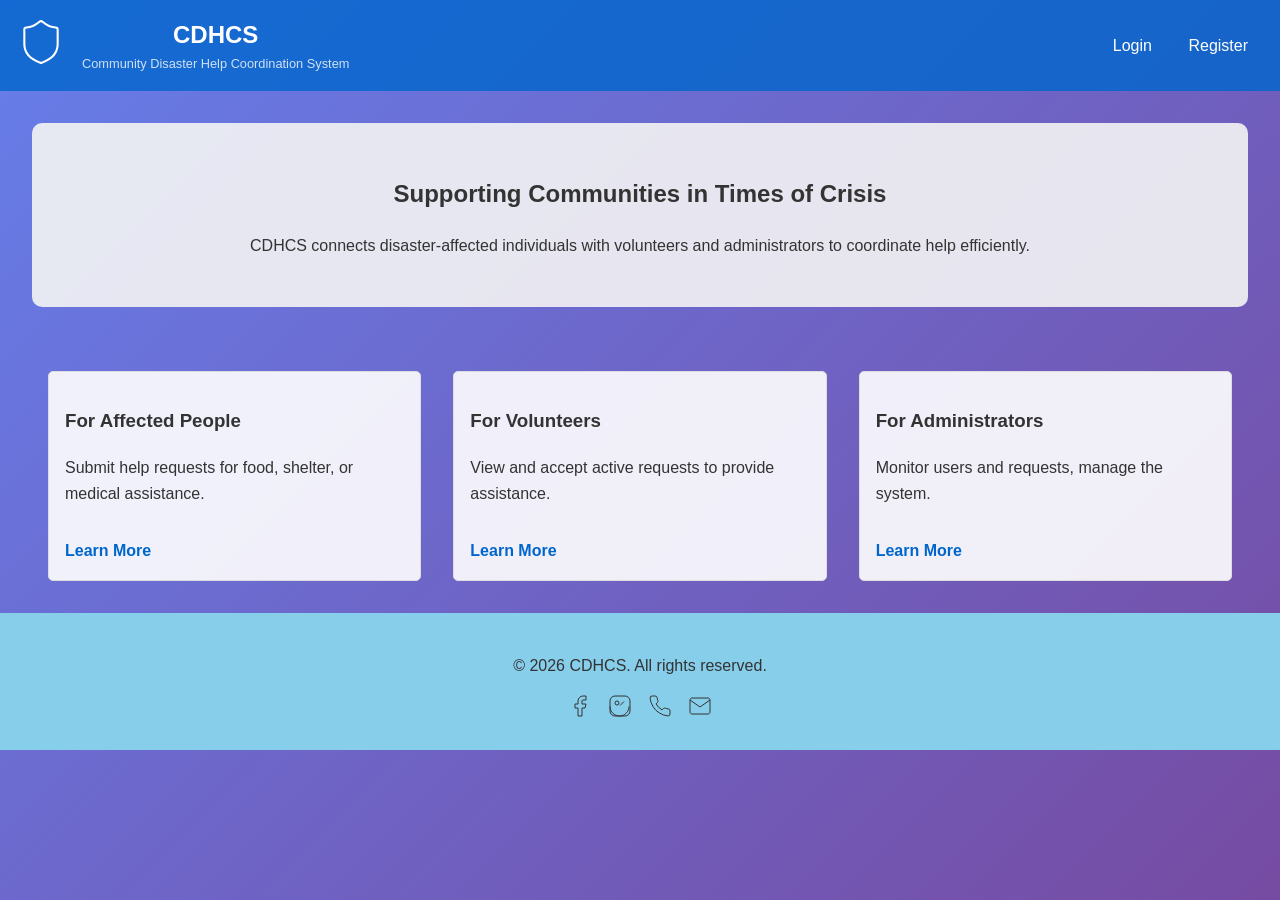
<file: index.html>
<!DOCTYPE html>
<html lang="en">
<head>
    <meta charset="UTF-8">
    <meta name="viewport" content="width=device-width, initial-scale=1.0">
    <title>Community Disaster Help Coordination System</title>
    <link rel="icon" href="data:image/svg+xml,<svg xmlns='http://www.w3.org/2000/svg' viewBox='0 0 24 24' fill='none' stroke='%230066cc' stroke-width='2' stroke-linecap='round' stroke-linejoin='round'><path d='M20 13c0 5-3.5 7.5-7.66 8.95a1 1 0 0 1-.67-.01C7.5 20.5 4 18 4 13V6a1 1 0 0 1 1-1c2 0 4.5-1.2 6.24-2.72a1.17 1.17 0 0 1 1.52 0C14.51 3.81 17 5 19 5a1 1 0 0 1 1 1Z'/></svg>">
    <link rel="stylesheet" href="../assets/css/style.css">
</head>
<body>
    <header>
        <div class="brand">
            <div class="logo">
                <svg xmlns="http://www.w3.org/2000/svg" width="50" height="50" viewBox="0 0 24 24" fill="none" stroke="currentColor" strokeWidth="2" strokeLinecap="round" strokeLinejoin="round">
                    <path d="M20 13c0 5-3.5 7.5-7.66 8.95a1 1 0 0 1-.67-.01C7.5 20.5 4 18 4 13V6a1 1 0 0 1 1-1c2 0 4.5-1.2 6.24-2.72a1.17 1.17 0 0 1 1.52 0C14.51 3.81 17 5 19 5a1 1 0 0 1 1 1Z"/>
                </svg>
            </div>
            <div class="title">
                <h1>CDHCS</h1>
                <p>Community Disaster Help Coordination System</p>
            </div>
        </div>
        <nav>
            <a href="login_form.html">Login</a>
            <a href="register_form.html">Register</a>
        </nav>
    </header>
    <main>
        <section class="hero">
            <h2>Supporting Communities in Times of Crisis</h2>
            <p>CDHCS connects disaster-affected individuals with volunteers and administrators to coordinate help efficiently.</p>
        </section>
        <section class="features">
            <div class="feature">
                <h3>For Affected People</h3>
                <p>Submit help requests for food, shelter, or medical assistance.</p>
                <a href="affected.html" class="learn-more">Learn More</a>
            </div>
            <div class="feature">
                <h3>For Volunteers</h3>
                <p>View and accept active requests to provide assistance.</p>
                <a href="volunteer.html" class="learn-more">Learn More</a>
            </div>
            <div class="feature">
                <h3>For Administrators</h3>
                <p>Monitor users and requests, manage the system.</p>
                <a href="admin.html" class="learn-more">Learn More</a>
            </div>
        </section>
    </main>
    <footer>
        <p>&copy; 2026 CDHCS. All rights reserved.</p>
        <div class="contact">
            <a href="#" title="Facebook: fb.com/cdhcs"><svg xmlns="http://www.w3.org/2000/svg" width="24" height="24" viewBox="0 0 24 24" fill="none" stroke="currentColor" strokeWidth="2" strokeLinecap="round" strokeLinejoin="round"><path d="M18 2h-3a5 5 0 0 0-5 5v3H7v4h3v8h4v-8h3l1-4h-4V7a1 1 0 0 1 1-1h3z"/></svg></a>
            <a href="#" title="Instagram: CDHCS@cdhcs"><svg xmlns="http://www.w3.org/2000/svg" width="24" height="24" viewBox="0 0 24 24" fill="none" stroke="currentColor" strokeWidth="2" strokeLinecap="round" strokeLinejoin="round"><rect width="20" height="20" x="2" y="2" rx="5" ry="5"/><path d="m12 11.5 4-4"/><circle cx="9" cy="9" r="2"/><path d="M2 12.5c0 5.2 4.3 9.5 9.5 9.5s9.5-4.3 9.5-9.5"/></svg></a>
            <span title="Phone: 01970012159"><svg xmlns="http://www.w3.org/2000/svg" width="24" height="24" viewBox="0 0 24 24" fill="none" stroke="currentColor" strokeWidth="2" strokeLinecap="round" strokeLinejoin="round"><path d="M22 16.92v3a2 2 0 0 1-2.18 2 19.79 19.79 0 0 1-8.63-3.07 19.5 19.5 0 0 1-6-6 19.79 19.79 0 0 1-3.07-8.67A2 2 0 0 1 4.11 2h3a2 2 0 0 1 2 1.72 12.84 12.84 0 0 0 .7 2.81 2 2 0 0 1-.45 2.11L8.09 9.91a16 16 0 0 0 6 6l1.27-1.27a2 2 0 0 1 2.11-.45 12.84 12.84 0 0 0 2.81.7A2 2 0 0 1 22 16.92z"/></svg></span>
            <span title="Email: info@cdhcs.com"><svg xmlns="http://www.w3.org/2000/svg" width="24" height="24" viewBox="0 0 24 24" fill="none" stroke="currentColor" strokeWidth="2" strokeLinecap="round" strokeLinejoin="round"><path d="M4 4h16c1.1 0 2 .9 2 2v12c0 1.1-.9 2-2 2H4c-1.1 0-2-.9-2-2V6c0-1.1.9-2 2-2z"/><polyline points="22,6 12,13 2,6"/></svg></span>
        </div>
    </footer>
    <script>
        // Cookie functions
        function setCookie(name, value, days) {
            const d = new Date();
            d.setTime(d.getTime() + (days * 24 * 60 * 60 * 1000));
            const expires = "expires=" + d.toUTCString();
            document.cookie = name + "=" + value + ";" + expires + ";path=/";
        }

        function getCookie(name) {
            const cname = name + "=";
            const decodedCookie = decodeURIComponent(document.cookie);
            const ca = decodedCookie.split(';');
            for (let i = 0; i < ca.length; i++) {
                let c = ca[i];
                while (c.charAt(0) == ' ') {
                    c = c.substring(1);
                }
                if (c.indexOf(cname) == 0) {
                    return c.substring(cname.length, c.length);
                }
            }
            return "";
        }

        // Set visit cookie
        const visited = getCookie("cdhcs_visited");
        if (visited == "") {
            setCookie("cdhcs_visited", "true", 30);
            console.log("Welcome to CDHCS!");
        } else {
            console.log("Welcome back to CDHCS!");
        }
    </script>
</body>
</html>
</file>
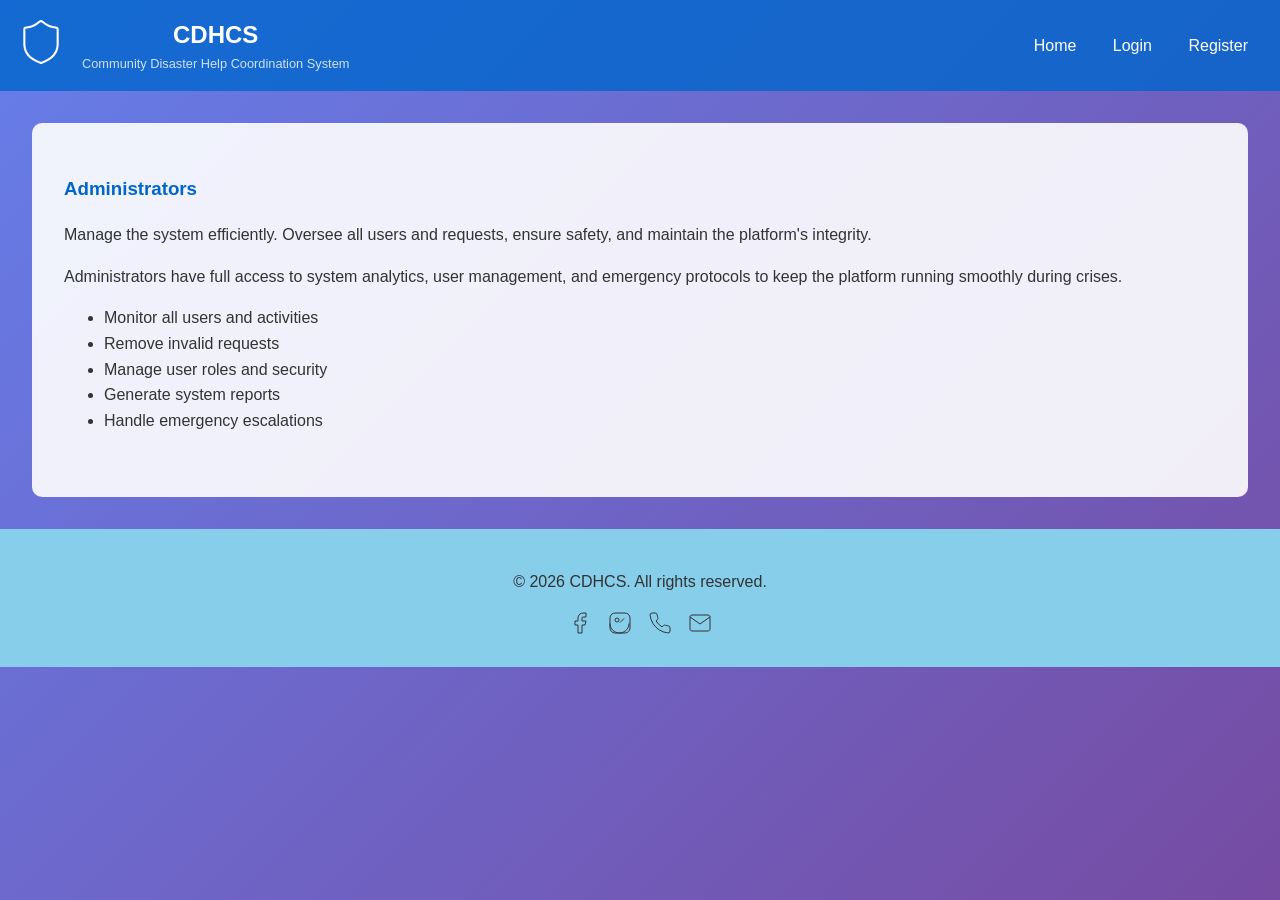
<file: public/admin.html>
<!DOCTYPE html>
<html lang="en">
<head>
    <meta charset="UTF-8">
    <meta name="viewport" content="width=device-width, initial-scale=1.0">
    <title>Administrators - CDHCS</title>
    <link rel="stylesheet" href="../assets/css/style.css">
</head>
<body>
    <header>
        <div class="brand">
            <div class="logo">
                <svg xmlns="http://www.w3.org/2000/svg" width="50" height="50" viewBox="0 0 24 24" fill="none" stroke="currentColor" strokeWidth="2" strokeLinecap="round" strokeLinejoin="round">
                    <path d="M20 13c0 5-3.5 7.5-7.66 8.95a1 1 0 0 1-.67-.01C7.5 20.5 4 18 4 13V6a1 1 0 0 1 1-1c2 0 4.5-1.2 6.24-2.72a1.17 1.17 0 0 1 1.52 0C14.51 3.81 17 5 19 5a1 1 0 0 1 1 1Z"/>
                </svg>
            </div>
            <div class="title">
                <h1>CDHCS</h1>
                <p>Community Disaster Help Coordination System</p>
            </div>
        </div>
        <nav>
            <a href="index.html">Home</a>
            <a href="login.php">Login</a>
            <a href="register.php">Register</a>
        </nav>
    </header>
    <main>
        <section class="details">
            <div class="detail">
                <h3>Administrators</h3>
                <p>Manage the system efficiently. Oversee all users and requests, ensure safety, and maintain the platform's integrity.</p>
                <p>Administrators have full access to system analytics, user management, and emergency protocols to keep the platform running smoothly during crises.</p>
                <ul>
                    <li>Monitor all users and activities</li>
                    <li>Remove invalid requests</li>
                    <li>Manage user roles and security</li>
                    <li>Generate system reports</li>
                    <li>Handle emergency escalations</li>
                </ul>
            </div>
        </section>
    </main>
    <footer>
        <p>&copy; 2026 CDHCS. All rights reserved.</p>
        <div class="contact">
            <a href="#" title="Facebook: fb.com/cdhcs"><svg xmlns="http://www.w3.org/2000/svg" width="24" height="24" viewBox="0 0 24 24" fill="none" stroke="currentColor" strokeWidth="2" strokeLinecap="round" strokeLinejoin="round"><path d="M18 2h-3a5 5 0 0 0-5 5v3H7v4h3v8h4v-8h3l1-4h-4V7a1 1 0 0 1 1-1h3z"/></svg></a>
            <a href="#" title="Instagram: @cdhcs"><svg xmlns="http://www.w3.org/2000/svg" width="24" height="24" viewBox="0 0 24 24" fill="none" stroke="currentColor" strokeWidth="2" strokeLinecap="round" strokeLinejoin="round"><rect width="20" height="20" x="2" y="2" rx="5" ry="5"/><path d="m12 11.5 4-4"/><circle cx="9" cy="9" r="2"/><path d="M2 12.5c0 5.2 4.3 9.5 9.5 9.5s9.5-4.3 9.5-9.5"/></svg></a>
            <span title="Phone: 01970012159"><svg xmlns="http://www.w3.org/2000/svg" width="24" height="24" viewBox="0 0 24 24" fill="none" stroke="currentColor" strokeWidth="2" strokeLinecap="round" strokeLinejoin="round"><path d="M22 16.92v3a2 2 0 0 1-2.18 2 19.79 19.79 0 0 1-8.63-3.07 19.5 19.5 0 0 1-6-6 19.79 19.79 0 0 1-3.07-8.67A2 2 0 0 1 4.11 2h3a2 2 0 0 1 2 1.72 12.84 12.84 0 0 0 .7 2.81 2 2 0 0 1-.45 2.11L8.09 9.91a16 16 0 0 0 6 6l1.27-1.27a2 2 0 0 1 2.11-.45 12.84 12.84 0 0 0 2.81.7A2 2 0 0 1 22 16.92z"/></svg></span>
            <span title="Email: info@cdhcs.com"><svg xmlns="http://www.w3.org/2000/svg" width="24" height="24" viewBox="0 0 24 24" fill="none" stroke="currentColor" strokeWidth="2" strokeLinecap="round" strokeLinejoin="round"><path d="M4 4h16c1.1 0 2 .9 2 2v12c0 1.1-.9 2-2 2H4c-1.1 0-2-.9-2-2V6c0-1.1.9-2 2-2z"/><polyline points="22,6 12,13 2,6"/></svg></span>
        </div>
    </footer>
</body>
</html>
</file>
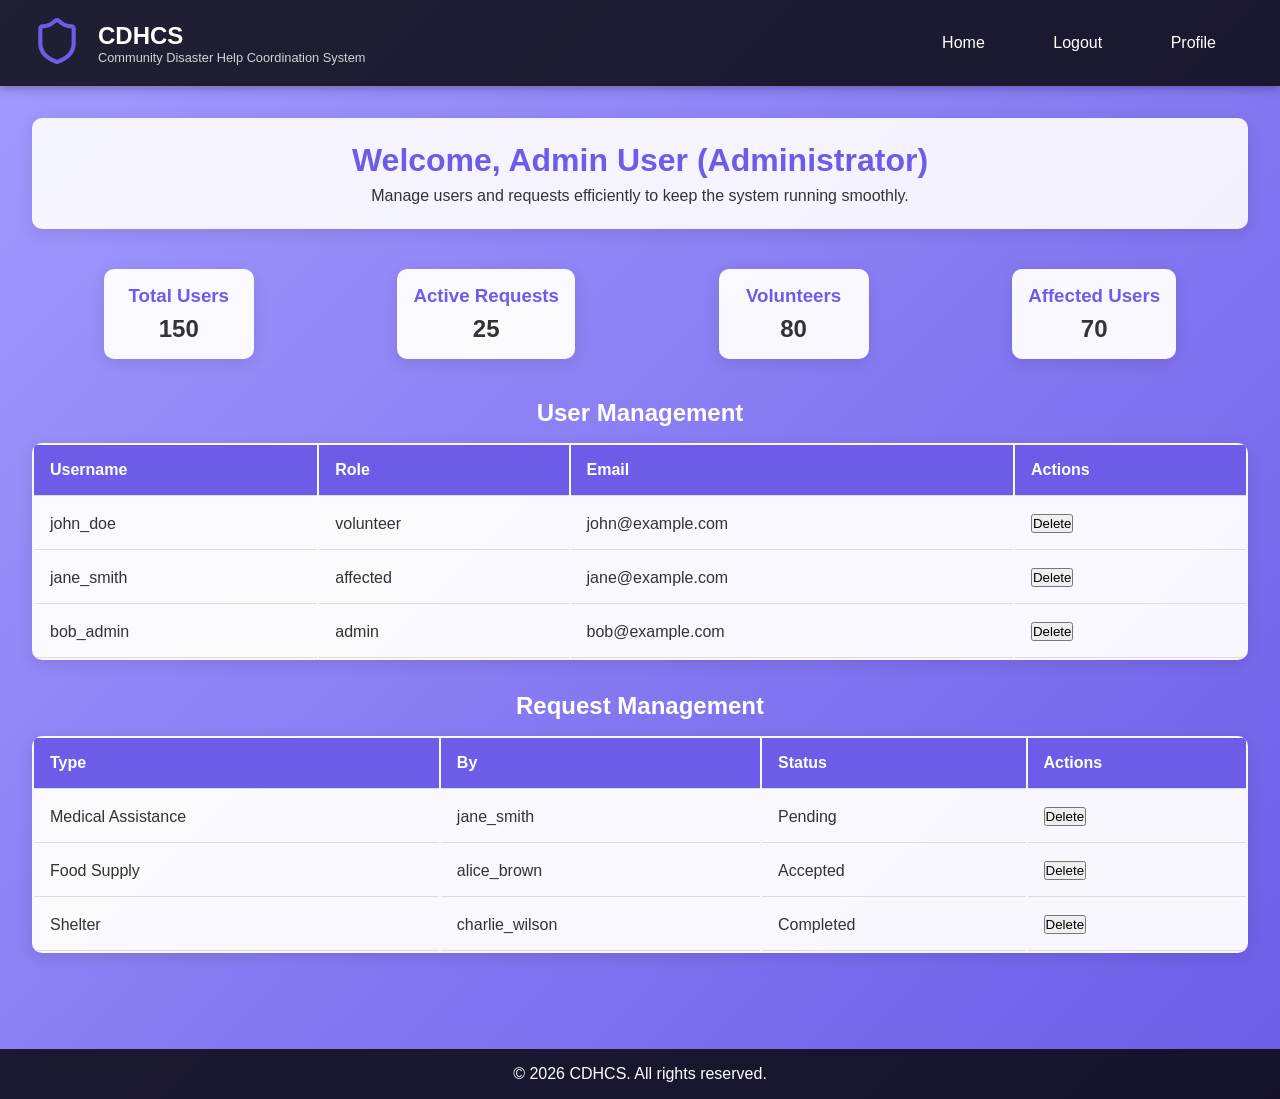
<file: public/admin_dashboard.html>
<!DOCTYPE html>
<html lang="en">
<head>
    <meta charset="UTF-8">
    <meta name="viewport" content="width=device-width, initial-scale=1.0">
    <title>Administrator Dashboard - CDHCS</title>
    <style>
        * {
            margin: 0;
            padding: 0;
            box-sizing: border-box;
        }
        body {
            font-family: 'Segoe UI', Tahoma, Geneva, Verdana, sans-serif;
            background: linear-gradient(135deg, #a29bfe 0%, #6c5ce7 100%);
            min-height: 100vh;
            color: #333;
        }
        header {
            background: rgba(0, 0, 0, 0.8);
            color: white;
            padding: 1rem 2rem;
            display: flex;
            justify-content: space-between;
            align-items: center;
            box-shadow: 0 2px 10px rgba(0,0,0,0.3);
        }
        .brand {
            display: flex;
            align-items: center;
            gap: 1rem;
        }
        .logo svg {
            width: 50px;
            height: 50px;
            color: #6c5ce7;
        }
        .title h1 {
            font-size: 1.5rem;
            font-weight: bold;
        }
        .title p {
            font-size: 0.8rem;
            opacity: 0.8;
        }
        nav a {
            color: white;
            text-decoration: none;
            margin: 0 1rem;
            padding: 0.5rem 1rem;
            border-radius: 5px;
            transition: background 0.3s;
        }
        nav a:hover {
            background: rgba(255, 255, 255, 0.2);
        }
        main {
            padding: 2rem;
        }
        .welcome {
            text-align: center;
            margin-bottom: 2rem;
            background: rgba(255, 255, 255, 0.9);
            padding: 1.5rem;
            border-radius: 10px;
            box-shadow: 0 4px 15px rgba(0,0,0,0.1);
        }
        .welcome h1 {
            color: #6c5ce7;
            margin-bottom: 0.5rem;
        }
        .stats {
            display: flex;
            justify-content: space-around;
            margin-bottom: 2rem;
            flex-wrap: wrap;
        }
        .stat-card {
            background: rgba(255, 255, 255, 0.95);
            padding: 1rem;
            border-radius: 10px;
            box-shadow: 0 4px 15px rgba(0,0,0,0.1);
            text-align: center;
            min-width: 150px;
            margin: 0.5rem;
        }
        .stat-card h3 {
            color: #6c5ce7;
            margin-bottom: 0.5rem;
        }
        .stat-card p {
            font-size: 1.5rem;
            font-weight: bold;
        }
        section h2 {
            text-align: center;
            margin-bottom: 1rem;
            color: white;
        }
        table {
            width: 100%;
            background: rgba(255, 255, 255, 0.95);
            border-radius: 10px;
            overflow: hidden;
            box-shadow: 0 4px 15px rgba(0,0,0,0.1);
            margin-bottom: 2rem;
        }
        th, td {
            padding: 1rem;
            text-align: left;
            border-bottom: 1px solid #ddd;
        }
        th {
            background: #6c5ce7;
            color: white;
        }
        .delete-btn {
            background: #e17055;
            color: white;
            border: none;
            padding: 0.5rem 1rem;
            border-radius: 5px;
            cursor: pointer;
            transition: background 0.3s;
        }
        .delete-btn:hover {
            background: #d63031;
        }
        footer {
            text-align: center;
            padding: 1rem;
            background: rgba(0, 0, 0, 0.8);
            color: white;
            margin-top: 2rem;
        }
        @media (max-width: 768px) {
            header {
                flex-direction: column;
                text-align: center;
            }
            .brand {
                margin-bottom: 1rem;
            }
            nav {
                margin-top: 1rem;
            }
            .stats {
                flex-direction: column;
                align-items: center;
            }
            table {
                font-size: 0.8rem;
            }
            th, td {
                padding: 0.5rem;
            }
        }
    </style>
</head>
<body>
    <header>
        <div class="brand">
            <div class="logo">
                <svg xmlns="http://www.w3.org/2000/svg" viewBox="0 0 24 24" fill="none" stroke="currentColor" stroke-width="2" stroke-linecap="round" stroke-linejoin="round">
                    <path d="M20 13c0 5-3.5 7.5-7.66 8.95a1 1 0 0 1-.67-.01C7.5 20.5 4 18 4 13V6a1 1 0 0 1 1-1c2 0 4.5-1.2 6.24-2.72a1.17 1.17 0 0 1 1.52 0C14.51 3.81 17 5 19 5a1 1 0 0 1 1 1Z"/>
                </svg>
            </div>
            <div class="title">
                <h1>CDHCS</h1>
                <p>Community Disaster Help Coordination System</p>
            </div>
        </div>
        <nav>
            <a href="index.html">Home</a>
            <a href="/logout">Logout</a>
            <a href="/profile">Profile</a>
        </nav>
    </header>
    <main>
        <div class="welcome">
            <h1>Welcome, Admin User (Administrator)</h1>
            <p>Manage users and requests efficiently to keep the system running smoothly.</p>
        </div>
        <div class="stats">
            <div class="stat-card">
                <h3>Total Users</h3>
                <p>150</p>
            </div>
            <div class="stat-card">
                <h3>Active Requests</h3>
                <p>25</p>
            </div>
            <div class="stat-card">
                <h3>Volunteers</h3>
                <p>80</p>
            </div>
            <div class="stat-card">
                <h3>Affected Users</h3>
                <p>70</p>
            </div>
        </div>
        <section>
            <h2>User Management</h2>
            <table>
                <thead>
                    <tr>
                        <th>Username</th>
                        <th>Role</th>
                        <th>Email</th>
                        <th>Actions</th>
                    </tr>
                </thead>
                <tbody>
                    <tr>
                        <td>john_doe</td>
                        <td>volunteer</td>
                        <td>john@example.com</td>
                        <td><button class="delete-user-btn" data-id="1">Delete</button></td>
                    </tr>
                    <tr>
                        <td>jane_smith</td>
                        <td>affected</td>
                        <td>jane@example.com</td>
                        <td><button class="delete-user-btn" data-id="2">Delete</button></td>
                    </tr>
                    <tr>
                        <td>bob_admin</td>
                        <td>admin</td>
                        <td>bob@example.com</td>
                        <td><button class="delete-user-btn" data-id="3">Delete</button></td>
                    </tr>
                </tbody>
            </table>
        </section>
        <section>
            <h2>Request Management</h2>
            <table>
                <thead>
                    <tr>
                        <th>Type</th>
                        <th>By</th>
                        <th>Status</th>
                        <th>Actions</th>
                    </tr>
                </thead>
                <tbody>
                    <tr>
                        <td>Medical Assistance</td>
                        <td>jane_smith</td>
                        <td>Pending</td>
                        <td><button class="delete-request-btn" data-id="1">Delete</button></td>
                    </tr>
                    <tr>
                        <td>Food Supply</td>
                        <td>alice_brown</td>
                        <td>Accepted</td>
                        <td><button class="delete-request-btn" data-id="2">Delete</button></td>
                    </tr>
                    <tr>
                        <td>Shelter</td>
                        <td>charlie_wilson</td>
                        <td>Completed</td>
                        <td><button class="delete-request-btn" data-id="3">Delete</button></td>
                    </tr>
                </tbody>
            </table>
        </section>
    </main>
    <footer>
        <p>&copy; 2026 CDHCS. All rights reserved.</p>
    </footer>
    <script src="../assets/js/ajax.js"></script>
</body>
</html>
</file>
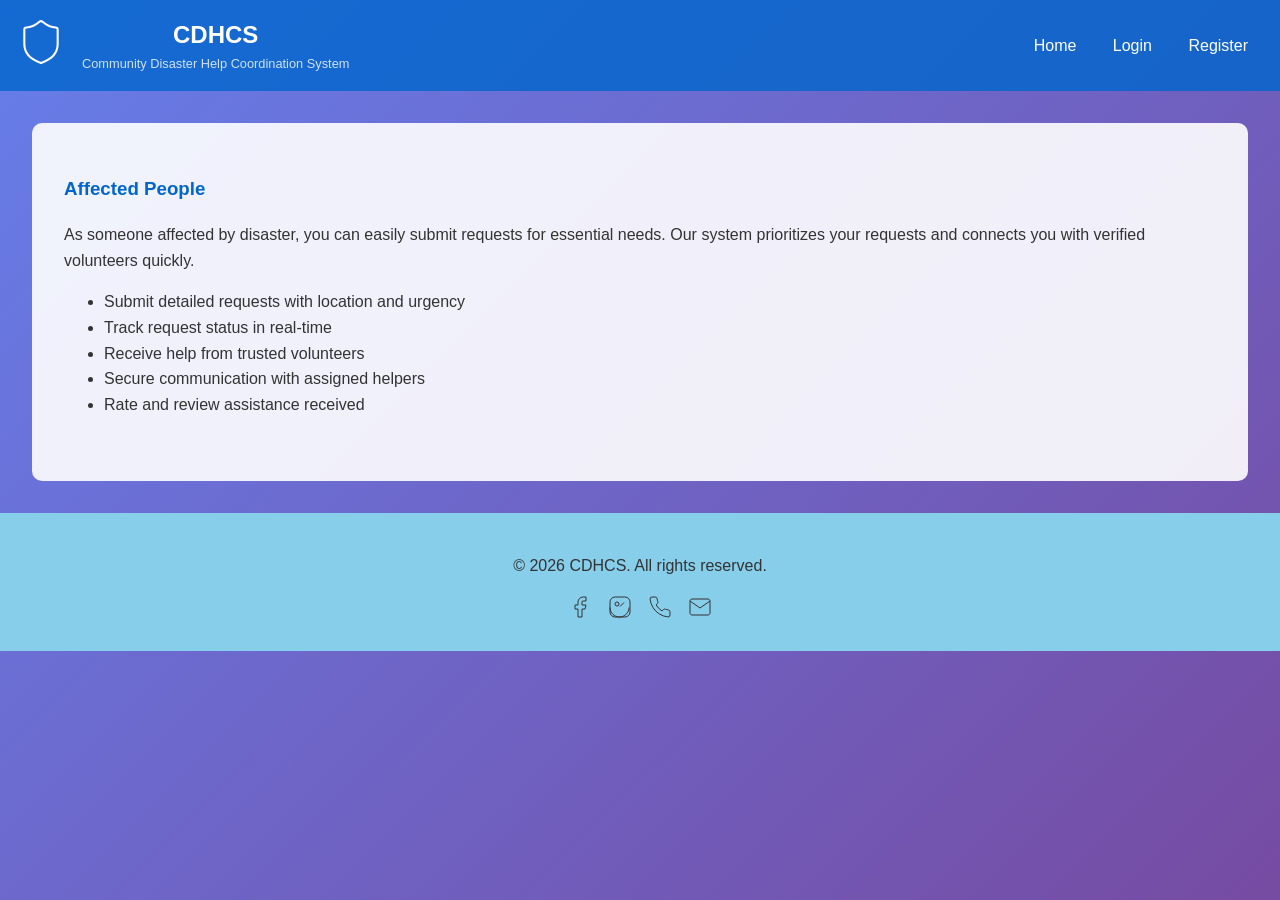
<file: public/affected.html>
<!DOCTYPE html>
<html lang="en">
<head>
    <meta charset="UTF-8">
    <meta name="viewport" content="width=device-width, initial-scale=1.0">
    <title>Affected People - CDHCS</title>
    <link rel="stylesheet" href="../assets/css/style.css">
</head>
<body>
    <header>
        <div class="brand">
            <div class="logo">
                <svg xmlns="http://www.w3.org/2000/svg" width="50" height="50" viewBox="0 0 24 24" fill="none" stroke="currentColor" strokeWidth="2" strokeLinecap="round" strokeLinejoin="round">
                    <path d="M20 13c0 5-3.5 7.5-7.66 8.95a1 1 0 0 1-.67-.01C7.5 20.5 4 18 4 13V6a1 1 0 0 1 1-1c2 0 4.5-1.2 6.24-2.72a1.17 1.17 0 0 1 1.52 0C14.51 3.81 17 5 19 5a1 1 0 0 1 1 1Z"/>
                </svg>
            </div>
            <div class="title">
                <h1>CDHCS</h1>
                <p>Community Disaster Help Coordination System</p>
            </div>
        </div>
        <nav>
            <a href="index.html">Home</a>
            <a href="login.php">Login</a>
            <a href="register.php">Register</a>
        </nav>
    </header>
    <main>
        <section class="details">
            <div class="detail">
                <h3>Affected People</h3>
                <p>As someone affected by disaster, you can easily submit requests for essential needs. Our system prioritizes your requests and connects you with verified volunteers quickly.</p>
                
                <ul>
                    <li>Submit detailed requests with location and urgency</li>
                    <li>Track request status in real-time</li>
                    <li>Receive help from trusted volunteers</li>
                    <li>Secure communication with assigned helpers</li>
                    <li>Rate and review assistance received</li>
                </ul>
            </div>
        </section>
    </main>
    <footer>
        <p>&copy; 2026 CDHCS. All rights reserved.</p>
        <div class="contact">
            <a href="#" title="Facebook: fb.com/cdhcs"><svg xmlns="http://www.w3.org/2000/svg" width="24" height="24" viewBox="0 0 24 24" fill="none" stroke="currentColor" strokeWidth="2" strokeLinecap="round" strokeLinejoin="round"><path d="M18 2h-3a5 5 0 0 0-5 5v3H7v4h3v8h4v-8h3l1-4h-4V7a1 1 0 0 1 1-1h3z"/></svg></a>
            <a href="#" title="Instagram: @cdhcs"><svg xmlns="http://www.w3.org/2000/svg" width="24" height="24" viewBox="0 0 24 24" fill="none" stroke="currentColor" strokeWidth="2" strokeLinecap="round" strokeLinejoin="round"><rect width="20" height="20" x="2" y="2" rx="5" ry="5"/><path d="m12 11.5 4-4"/><circle cx="9" cy="9" r="2"/><path d="M2 12.5c0 5.2 4.3 9.5 9.5 9.5s9.5-4.3 9.5-9.5"/></svg></a>
            <span title="Phone: +1234567890"><svg xmlns="http://www.w3.org/2000/svg" width="24" height="24" viewBox="0 0 24 24" fill="none" stroke="currentColor" strokeWidth="2" strokeLinecap="round" strokeLinejoin="round"><path d="M22 16.92v3a2 2 0 0 1-2.18 2 19.79 19.79 0 0 1-8.63-3.07 19.5 19.5 0 0 1-6-6 19.79 19.79 0 0 1-3.07-8.67A2 2 0 0 1 4.11 2h3a2 2 0 0 1 2 1.72 12.84 12.84 0 0 0 .7 2.81 2 2 0 0 1-.45 2.11L8.09 9.91a16 16 0 0 0 6 6l1.27-1.27a2 2 0 0 1 2.11-.45 12.84 12.84 0 0 0 2.81.7A2 2 0 0 1 22 16.92z"/></svg></span>
            <span title="Email: info@cdhcs.com"><svg xmlns="http://www.w3.org/2000/svg" width="24" height="24" viewBox="0 0 24 24" fill="none" stroke="currentColor" strokeWidth="2" strokeLinecap="round" strokeLinejoin="round"><path d="M4 4h16c1.1 0 2 .9 2 2v12c0 1.1-.9 2-2 2H4c-1.1 0-2-.9-2-2V6c0-1.1.9-2 2-2z"/><polyline points="22,6 12,13 2,6"/></svg></span>
        </div>
    </footer>
</body>
</html>
</file>
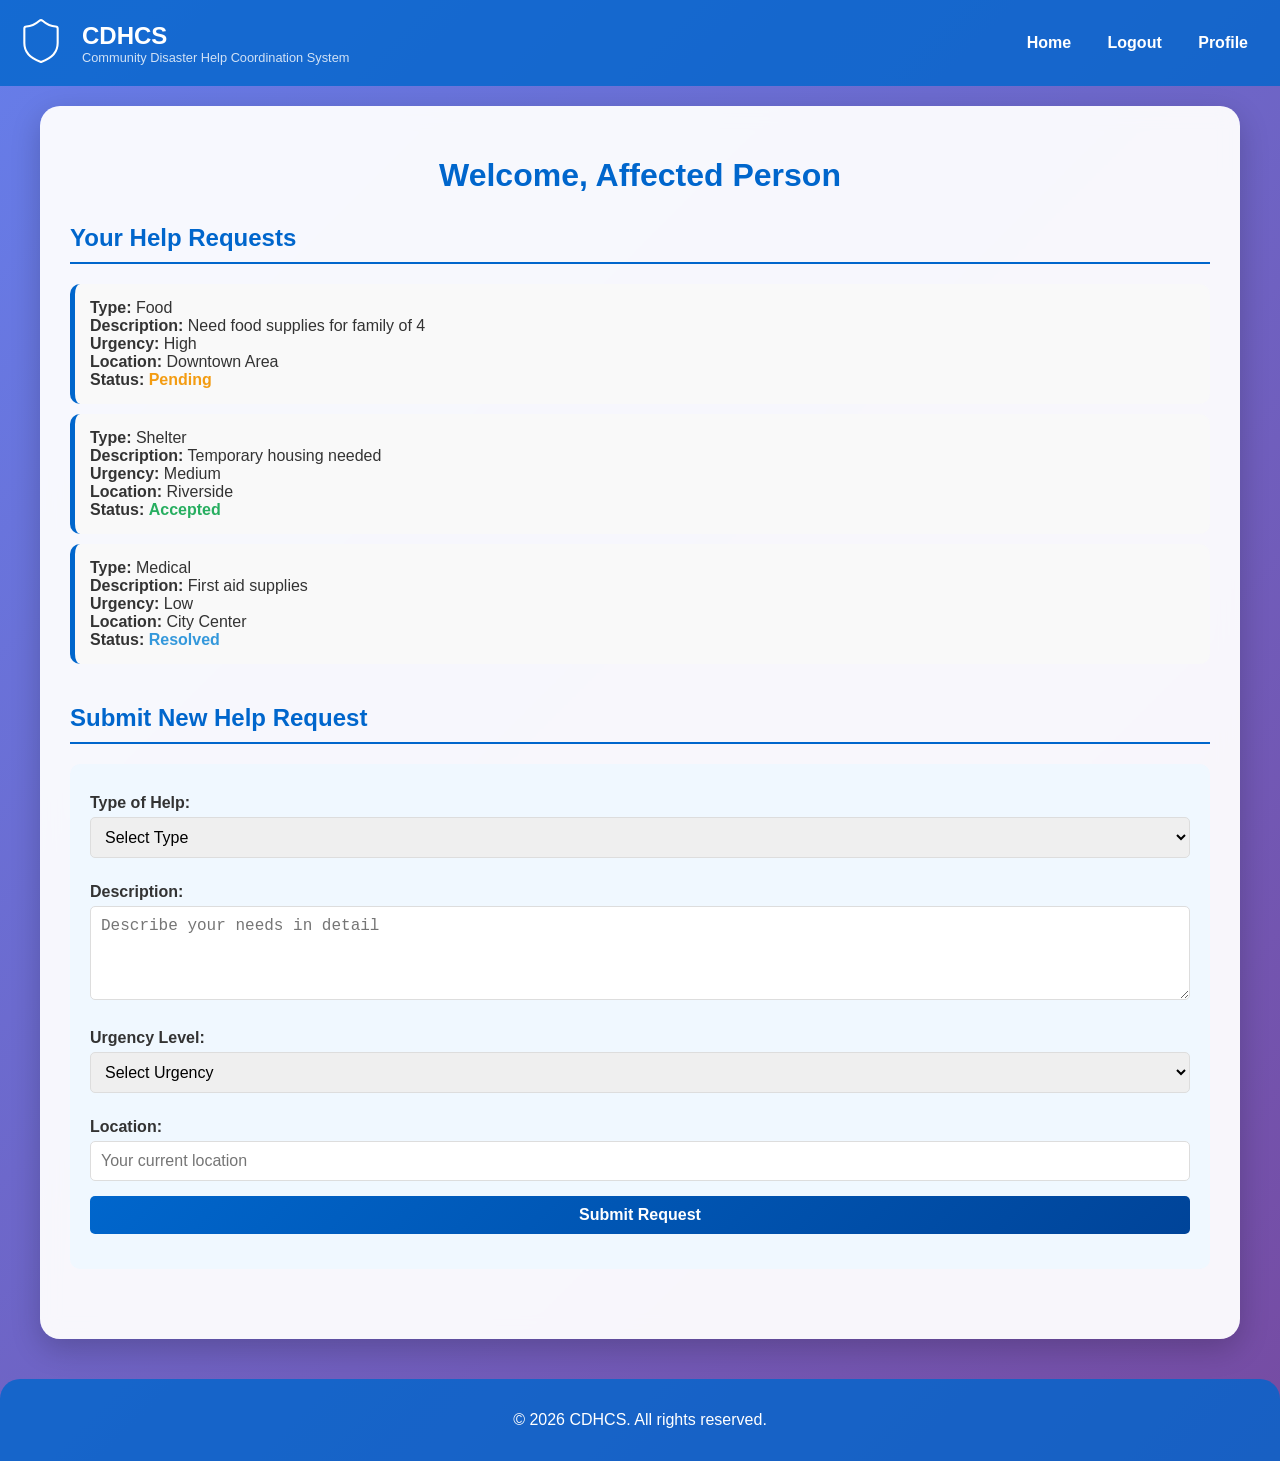
<file: public/affected_dashboard.html>
<!DOCTYPE html>
<html lang="en">
<head>
    <meta charset="UTF-8">
    <meta name="viewport" content="width=device-width, initial-scale=1.0">
    <title>Affected Dashboard - CDHCS</title>
    <link rel="icon" href="data:image/svg+xml,<svg xmlns='http://www.w3.org/2000/svg' viewBox='0 0 24 24' fill='none' stroke='%230066cc' stroke-width='2' stroke-linecap='round' stroke-linejoin='round'><path d='M20 13c0 5-3.5 7.5-7.66 8.95a1 1 0 0 1-.67-.01C7.5 20.5 4 18 4 13V6a1 1 0 0 1 1-1c2 0 4.5-1.2 6.24-2.72a1.17 1.17 0 0 1 1.52 0C14.51 3.81 17 5 19 5a1 1 0 0 1 1 1Z'/></svg>">
    <style>
        body {
            font-family: Arial, sans-serif;
            margin: 0;
            padding: 0;
            background: linear-gradient(135deg, #667eea 0%, #764ba2 100%);
            min-height: 100vh;
            color: #333;
        }
        header {
            background: rgba(0, 102, 204, 0.8);
            color: white;
            padding: 1rem;
            display: flex;
            justify-content: space-between;
            align-items: center;
        }
        .brand {
            display: flex;
            align-items: center;
            gap: 1rem;
        }
        .logo svg {
            color: white;
        }
        .title h1 {
            margin: 0;
            font-size: 1.5rem;
            font-weight: bold;
        }
        .title p {
            margin: 0;
            font-size: 0.8rem;
            opacity: 0.8;
        }
        nav a {
            color: white;
            text-decoration: none;
            font-weight: bold;
            padding: 0.5rem 1rem;
            border-radius: 5px;
            transition: background 0.3s;
        }
        nav a:hover {
            background: rgba(255, 255, 255, 0.2);
        }
        main {
            padding: 20px;
            max-width: 1200px;
            margin: 0 auto;
        }
        .dashboard {
            background: rgba(255, 255, 255, 0.95);
            border-radius: 20px;
            padding: 30px;
            box-shadow: 0 10px 30px rgba(0, 0, 0, 0.2);
            backdrop-filter: blur(10px);
        }
        .dashboard h1 {
            text-align: center;
            color: #0066cc;
            margin-bottom: 30px;
        }
        .section {
            margin-bottom: 40px;
        }
        .section h2 {
            color: #0066cc;
            border-bottom: 2px solid #0066cc;
            padding-bottom: 10px;
        }
        .request-list {
            list-style: none;
            padding: 0;
        }
        .request-item {
            background: #f9f9f9;
            margin: 10px 0;
            padding: 15px;
            border-radius: 10px;
            border-left: 5px solid #0066cc;
        }
        .request-item strong {
            color: #333;
        }
        .status {
            font-weight: bold;
        }
        .status.pending { color: #f39c12; }
        .status.accepted { color: #27ae60; }
        .status.resolved { color: #3498db; }
        form {
            background: #f0f8ff;
            padding: 20px;
            border-radius: 10px;
            margin-top: 20px;
        }
        form h3 {
            margin-top: 0;
            color: #0066cc;
        }
        label {
            display: block;
            margin: 10px 0 5px;
            font-weight: bold;
        }
        input, select, textarea, button {
            width: 100%;
            padding: 10px;
            margin-bottom: 15px;
            border: 1px solid #ddd;
            border-radius: 5px;
            font-size: 16px;
            box-sizing: border-box;
        }
        button {
            background: linear-gradient(135deg, #0066cc, #004499);
            color: white;
            border: none;
            cursor: pointer;
            font-weight: bold;
            transition: transform 0.2s;
        }
        button:hover {
            transform: translateY(-2px);
        }
        footer {
            text-align: center;
            padding: 1rem;
            background: rgba(0, 102, 204, 0.8);
            color: white;
            margin-top: 20px;
            border-radius: 20px 20px 0 0;
        }
    </style>
</head>
<body>
    <header>
        <div class="brand">
            <div class="logo">
                <svg xmlns="http://www.w3.org/2000/svg" width="50" height="50" viewBox="0 0 24 24" fill="none" stroke="currentColor" strokeWidth="2" strokeLinecap="round" strokeLinejoin="round">
                    <path d="M20 13c0 5-3.5 7.5-7.66 8.95a1 1 0 0 1-.67-.01C7.5 20.5 4 18 4 13V6a1 1 0 0 1 1-1c2 0 4.5-1.2 6.24-2.72a1.17 1.17 0 0 1 1.52 0C14.51 3.81 17 5 19 5a1 1 0 0 1 1 1Z"/>
                </svg>
            </div>
            <div class="title">
                <h1>CDHCS</h1>
                <p>Community Disaster Help Coordination System</p>
            </div>
        </div>
        <nav>
            <a href="index.html">Home</a>
            <a href="/logout">Logout</a>
            <a href="/profile">Profile</a>
        </nav>
    </header>
    <main>
        <div class="dashboard">
            <h1>Welcome, Affected Person</h1>

            <div class="section">
                <h2>Your Help Requests</h2>
                <ul class="request-list">
                    <li class="request-item">
                        <strong>Type:</strong> Food<br>
                        <strong>Description:</strong> Need food supplies for family of 4<br>
                        <strong>Urgency:</strong> High<br>
                        <strong>Location:</strong> Downtown Area<br>
                        <strong>Status:</strong> <span class="status pending">Pending</span>
                    </li>
                    <li class="request-item">
                        <strong>Type:</strong> Shelter<br>
                        <strong>Description:</strong> Temporary housing needed<br>
                        <strong>Urgency:</strong> Medium<br>
                        <strong>Location:</strong> Riverside<br>
                        <strong>Status:</strong> <span class="status accepted">Accepted</span>
                    </li>
                    <li class="request-item">
                        <strong>Type:</strong> Medical<br>
                        <strong>Description:</strong> First aid supplies<br>
                        <strong>Urgency:</strong> Low<br>
                        <strong>Location:</strong> City Center<br>
                        <strong>Status:</strong> <span class="status resolved">Resolved</span>
                    </li>
                </ul>
            </div>

            <div class="section">
                <h2>Submit New Help Request</h2>
                <form id="request-form">
                    <label for="type">Type of Help:</label>
                    <select id="type" name="type" required>
                        <option value="">Select Type</option>
                        <option value="food">Food</option>
                        <option value="shelter">Shelter</option>
                        <option value="medical">Medical</option>
                    </select>

                    <label for="description">Description:</label>
                    <textarea id="description" name="description" rows="4" placeholder="Describe your needs in detail" required></textarea>

                    <label for="urgency">Urgency Level:</label>
                    <select id="urgency" name="urgency" required>
                        <option value="">Select Urgency</option>
                        <option value="low">Low</option>
                        <option value="medium">Medium</option>
                        <option value="high">High</option>
                    </select>

                    <label for="location">Location:</label>
                    <input type="text" id="location" name="location" placeholder="Your current location" required>

                    <button type="submit">Submit Request</button>
                </form>
            </div>
        </div>
    </main>
    <footer>
        <p>&copy; 2026 CDHCS. All rights reserved.</p>
    </footer>

    <script>
        document.getElementById('request-form').addEventListener('submit', function(e) {
            e.preventDefault();
            alert('Request submitted successfully! (Demo - not saved to database)');
            // Reset form
            this.reset();
        });
    </script>
</body>
</html>
</file>
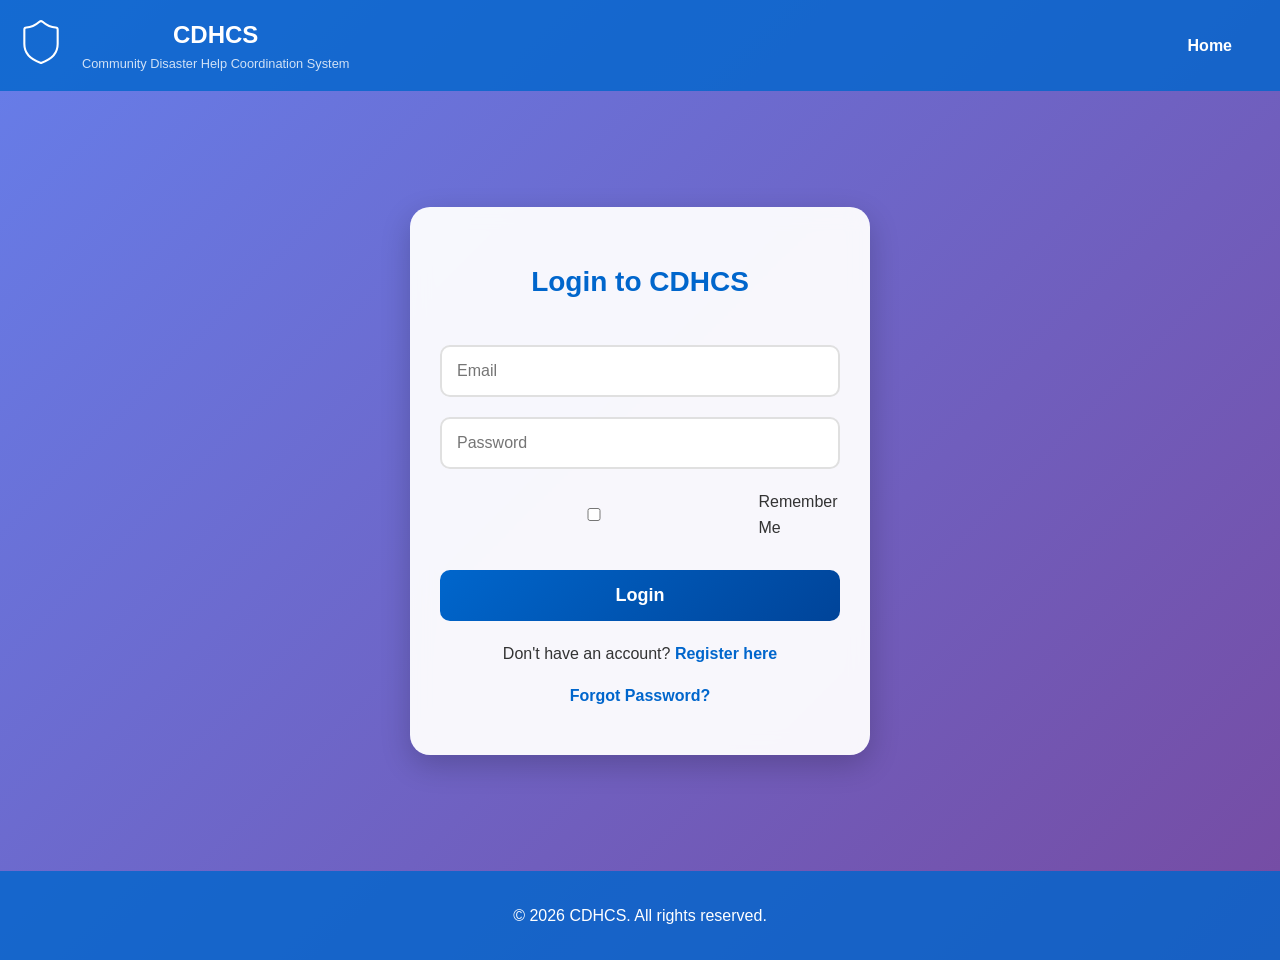
<file: public/login_form.html>
<!DOCTYPE html>
<html lang="en">
<head>
    <meta charset="UTF-8">
    <meta name="viewport" content="width=device-width, initial-scale=1.0">
    <title>Login - CDHCS</title>
    <link rel="icon" href="data:image/svg+xml,<svg xmlns='http://www.w3.org/2000/svg' viewBox='0 0 24 24' fill='none' stroke='%230066cc' stroke-width='2' stroke-linecap='round' stroke-linejoin='round'><path d='M20 13c0 5-3.5 7.5-7.66 8.95a1 1 0 0 1-.67-.01C7.5 20.5 4 18 4 13V6a1 1 0 0 1 1-1c2 0 4.5-1.2 6.24-2.72a1.17 1.17 0 0 1 1.52 0C14.51 3.81 17 5 19 5a1 1 0 0 1 1 1Z'/></svg>">
    <link rel="stylesheet" href="../assets/css/style.css">
    <style>
        body {
            font-family: Arial, sans-serif;
            margin: 0;
            padding: 0;
            background: linear-gradient(135deg, #667eea 0%, #764ba2 100%);
            min-height: 100vh;
            color: #333;
        }
        header {
            background: rgba(0, 102, 204, 0.8);
            color: white;
            padding: 1rem;
            display: flex;
            justify-content: space-between;
            align-items: center;
        }
        .brand {
            display: flex;
            align-items: center;
            gap: 1rem;
        }
        .logo svg {
            color: white;
        }
        .title h1 {
            margin: 0;
            font-size: 1.5rem;
            font-weight: bold;
        }
        .title p {
            margin: 0;
            font-size: 0.8rem;
            opacity: 0.8;
        }
        nav a {
            color: white;
            text-decoration: none;
            font-weight: bold;
            padding: 0.5rem 1rem;
            border-radius: 5px;
            transition: background 0.3s;
        }
        nav a:hover {
            background: rgba(255, 255, 255, 0.2);
        }
        main {
            display: flex;
            justify-content: center;
            align-items: center;
            min-height: calc(100vh - 120px);
        }
        .login-form {
            max-width: 400px;
            width: 100%;
            padding: 30px;
            background: rgba(255, 255, 255, 0.95);
            border-radius: 20px;
            box-shadow: 0 10px 30px rgba(0, 0, 0, 0.2);
            backdrop-filter: blur(10px);
        }
        .login-form h2 {
            text-align: center;
            margin-bottom: 30px;
            color: #0066cc;
            font-size: 28px;
            font-weight: bold;
        }
        .login-form input {
            width: 100%;
            padding: 15px;
            margin: 10px 0;
            border: 2px solid #e0e0e0;
            border-radius: 10px;
            font-size: 16px;
            transition: border-color 0.3s;
            box-sizing: border-box;
        }
        .login-form input:focus {
            outline: none;
            border-color: #0066cc;
            box-shadow: 0 0 5px rgba(0, 102, 204, 0.3);
        }
        .login-form button {
            width: 100%;
            padding: 15px;
            background: linear-gradient(135deg, #0066cc, #004499);
            color: white;
            border: none;
            border-radius: 10px;
            font-size: 18px;
            font-weight: bold;
            cursor: pointer;
            transition: transform 0.2s, box-shadow 0.2s;
            margin-top: 20px;
        }
        .login-form button:hover {
            transform: translateY(-2px);
            box-shadow: 0 5px 15px rgba(0, 102, 204, 0.4);
        }
        .login-form button:active {
            transform: translateY(0);
        }
        .error {
            color: #e74c3c;
            text-align: center;
            margin-bottom: 15px;
            font-weight: bold;
        }
        .success {
            color: #27ae60;
            text-align: center;
            margin-bottom: 15px;
            font-weight: bold;
        }
        .register-link {
            text-align: center;
            margin-top: 20px;
        }
        .register-link a {
            color: #0066cc;
            text-decoration: none;
            font-weight: bold;
        }
        .register-link a:hover {
            text-decoration: underline;
        }
        footer {
            text-align: center;
            padding: 1rem;
            background: rgba(0, 102, 204, 0.8);
            color: white;
        }
    </style>
</head>
<body>
    <header>
        <div class="brand">
            <div class="logo">
                <svg xmlns="http://www.w3.org/2000/svg" width="50" height="50" viewBox="0 0 24 24" fill="none" stroke="currentColor" strokeWidth="2" strokeLinecap="round" strokeLinejoin="round">
                    <path d="M20 13c0 5-3.5 7.5-7.66 8.95a1 1 0 0 1-.67-.01C7.5 20.5 4 18 4 13V6a1 1 0 0 1 1-1c2 0 4.5-1.2 6.24-2.72a1.17 1.17 0 0 1 1.52 0C14.51 3.81 17 5 19 5a1 1 0 0 1 1 1Z"/>
                </svg>
            </div>
            <div class="title">
                <h1>CDHCS</h1>
                <p>Community Disaster Help Coordination System</p>
            </div>
        </div>
        <nav>
            <a href="index.html">Home</a>
        </nav>
    </header>
    <main>
        <div class="login-form">
            <h2>Login to CDHCS</h2>
            <div id="error-message" class="error"></div>
            <form action="login.php" method="post">
                <input type="email" name="email" placeholder="Email" required>
                <input type="password" name="password" placeholder="Password" required>
                <label style="display: flex; align-items: center; margin: 10px 0;">
                    <input type="checkbox" name="remember" style="margin-right: 10px;">
                    Remember Me
                </label>
                <button type="submit">Login</button>
            </form>
            <div class="register-link">
                <p>Don't have an account? <a href="register_form.html">Register here</a></p>
                <p><a href="forget_password.php">Forgot Password?</a></p>
            </div>
        </div>
    </main>
    <footer>
        <p>&copy; 2026 CDHCS. All rights reserved.</p>
    </footer>
    <script>
        // Check for remember cookie and prefill email
        function getCookie(name) {
            const cname = name + "=";
            const decodedCookie = decodeURIComponent(document.cookie);
            const ca = decodedCookie.split(';');
            for (let i = 0; i < ca.length; i++) {
                let c = ca[i];
                while (c.charAt(0) == ' ') {
                    c = c.substring(1);
                }
                if (c.indexOf(cname) == 0) {
                    return c.substring(cname.length, c.length);
                }
            }
            return "";
        }

        const rememberedEmail = getCookie("remember_user");
        if (rememberedEmail) {
            document.querySelector('input[name="email"]').value = rememberedEmail;
            document.querySelector('input[name="remember"]').checked = true;
        }
    </script>
</body>
</html>
</file>
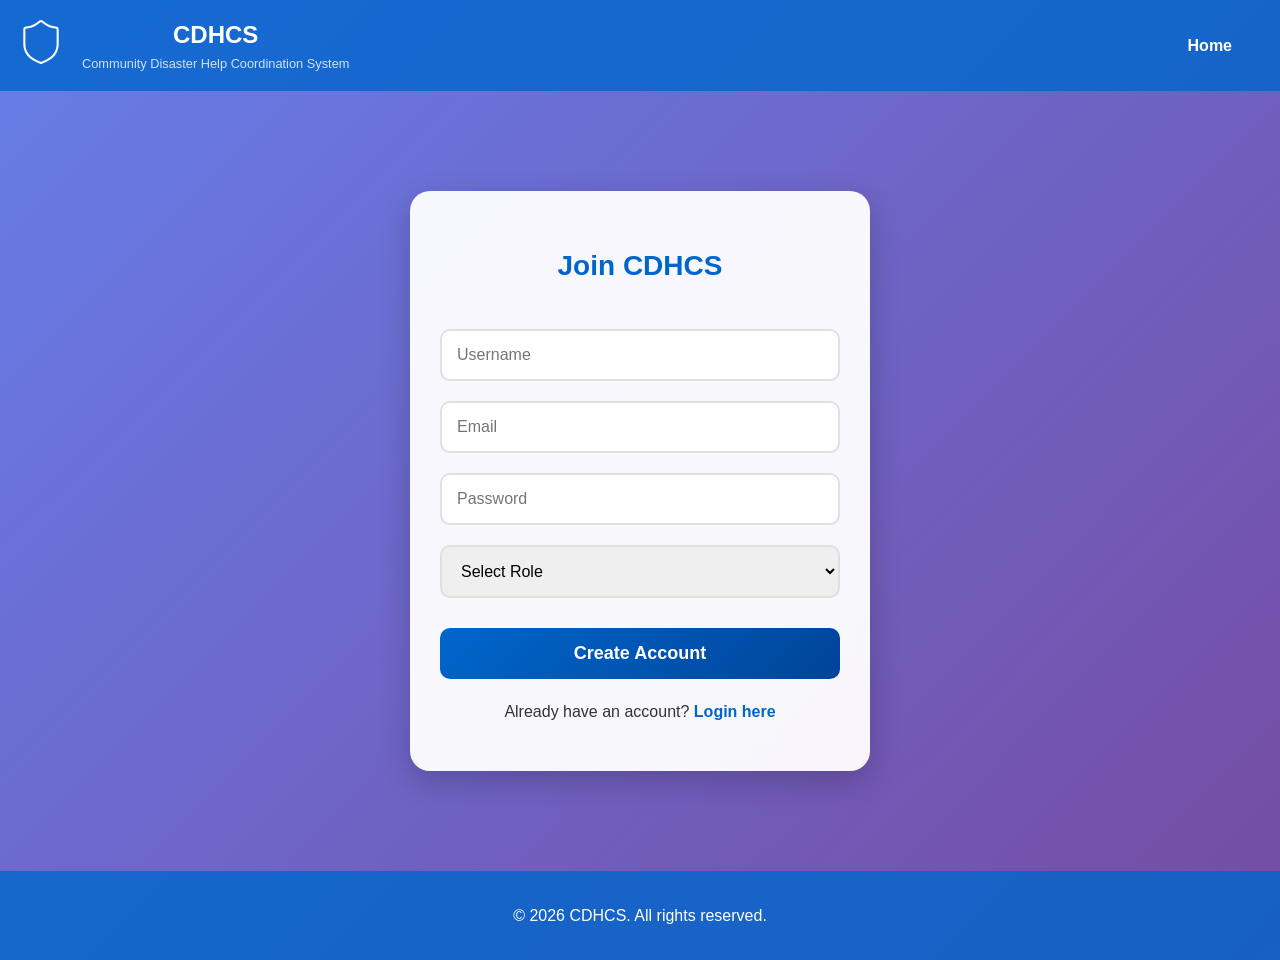
<file: public/register_form.html>
<!DOCTYPE html>
<html lang="en">
<head>
    <meta charset="UTF-8">
    <meta name="viewport" content="width=device-width, initial-scale=1.0">
    <title>Register - CDHCS</title>
    <link rel="icon" href="data:image/svg+xml,<svg xmlns='http://www.w3.org/2000/svg' viewBox='0 0 24 24' fill='none' stroke='%230066cc' stroke-width='2' stroke-linecap='round' stroke-linejoin='round'><path d='M20 13c0 5-3.5 7.5-7.66 8.95a1 1 0 0 1-.67-.01C7.5 20.5 4 18 4 13V6a1 1 0 0 1 1-1c2 0 4.5-1.2 6.24-2.72a1.17 1.17 0 0 1 1.52 0C14.51 3.81 17 5 19 5a1 1 0 0 1 1 1Z'/></svg>">
    <link rel="stylesheet" href="../assets/css/style.css">
    <style>
        body {
            font-family: Arial, sans-serif;
            margin: 0;
            padding: 0;
            background: linear-gradient(135deg, #667eea 0%, #764ba2 100%);
            min-height: 100vh;
            color: #333;
        }
        header {
            background: rgba(0, 102, 204, 0.8);
            color: white;
            padding: 1rem;
            display: flex;
            justify-content: space-between;
            align-items: center;
        }
        .brand {
            display: flex;
            align-items: center;
            justify-content: center;
            gap: 1rem;
        }
        .logo svg {
            color: white;
        }
        .title h1 {
            margin: 0;
            font-size: 1.5rem;
            font-weight: bold;
        }
        .title p {
            margin: 0;
            font-size: 0.8rem;
            opacity: 0.8;
        }
        nav a {
            color: white;
            text-decoration: none;
            font-weight: bold;
            padding: 0.5rem 1rem;
            border-radius: 5px;
            transition: background 0.3s;
        }
        nav a:hover {
            background: rgba(255, 255, 255, 0.2);
        }
        main {
            display: flex;
            justify-content: center;
            align-items: center;
            min-height: calc(100vh - 120px);
        }
        .register-form {
            max-width: 400px;
            width: 100%;
            padding: 30px;
            background: rgba(255, 255, 255, 0.95);
            border-radius: 20px;
            box-shadow: 0 10px 30px rgba(0, 0, 0, 0.2);
            backdrop-filter: blur(10px);
        }
        .register-form h2 {
            text-align: center;
            margin-bottom: 30px;
            color: #0066cc;
            font-size: 28px;
            font-weight: bold;
        }
        .register-form input, .register-form select {
            width: 100%;
            padding: 15px;
            margin: 10px 0;
            border: 2px solid #e0e0e0;
            border-radius: 10px;
            font-size: 16px;
            transition: border-color 0.3s;
            box-sizing: border-box;
        }
        .register-form input:focus, .register-form select:focus {
            outline: none;
            border-color: #0066cc;
            box-shadow: 0 0 5px rgba(0, 102, 204, 0.3);
        }
        .register-form button {
            width: 100%;
            padding: 15px;
            background: linear-gradient(135deg, #0066cc, #004499);
            color: white;
            border: none;
            border-radius: 10px;
            font-size: 18px;
            font-weight: bold;
            cursor: pointer;
            transition: transform 0.2s, box-shadow 0.2s;
            margin-top: 20px;
        }
        .register-form button:hover {
            transform: translateY(-2px);
            box-shadow: 0 5px 15px rgba(0, 102, 204, 0.4);
        }
        .register-form button:active {
            transform: translateY(0);
        }
        .error {
            color: #e74c3c;
            text-align: center;
            margin-bottom: 15px;
            font-weight: bold;
        }
        .success {
            color: #27ae60;
            text-align: center;
            margin-bottom: 15px;
            font-weight: bold;
        }
        .login-link {
            text-align: center;
            margin-top: 20px;
        }
        .login-link a {
            color: #0066cc;
            text-decoration: none;
            font-weight: bold;
        }
        .login-link a:hover {
            text-decoration: underline;
        }
        footer {
            text-align: center;
            padding: 1rem;
            background: rgba(0, 102, 204, 0.8);
            color: white;
        }

        .modal {
            display: none;
            position: fixed;
            z-index: 1;
            left: 0;
            top: 0;
            width: 100%;
            height: 100%;
            background-color: rgba(0, 0, 0, 0.5);
        }

        .modal-content {
            background-color: white;
            margin: 15% auto;
            padding: 20px;
            border: 1px solid #888;
            width: 80%;
            max-width: 300px;
            border-radius: 10px;
            text-align: center;
        }

        .close {
            color: #aaa;
            float: right;
            font-size: 28px;
            font-weight: bold;
            cursor: pointer;
        }

        .close:hover {
            color: black;
        }

        .modal-content button {
            padding: 10px 20px;
            background: #0066cc;
            color: white;
            border: none;
            border-radius: 5px;
            cursor: pointer;
            margin-top: 15px;
        }

        .modal-content button:hover {
            background: #004499;
        }
    </style>
</head>
<body>
    <header>
        <div class="brand">
            <div class="logo">
                <svg xmlns="http://www.w3.org/2000/svg" width="50" height="50" viewBox="0 0 24 24" fill="none" stroke="currentColor" strokeWidth="2" strokeLinecap="round" strokeLinejoin="round">
                    <path d="M20 13c0 5-3.5 7.5-7.66 8.95a1 1 0 0 1-.67-.01C7.5 20.5 4 18 4 13V6a1 1 0 0 1 1-1c2 0 4.5-1.2 6.24-2.72a1.17 1.17 0 0 1 1.52 0C14.51 3.81 17 5 19 5a1 1 0 0 1 1 1Z"/>
                </svg>
            </div>
            <div class="title">
                <h1>CDHCS</h1>
                <p>Community Disaster Help Coordination System</p>
            </div>
        </div>
        <nav>
            <a href="index.html">Home</a>
        </nav>
    </header>
    <main>
        <div class="register-form">
            <h2>Join CDHCS</h2>
            <div id="error-message" class="error"></div>
            <form action="register.php" method="POST">
                <input type="text" name="username" placeholder="Username" required>
                <input type="email" name="email" placeholder="Email" required>
                <input type="password" name="password" placeholder="Password" required>
                <select name="role" required>
                    <option value="">Select Role</option>
                    <option value="affected">Affected Person</option>
                    <option value="volunteer">Volunteer</option>
                    <option value="admin">Administrator</option>
                </select>
                <button type="submit">Create Account</button>
            </form>
            <div class="login-link">
                <p>Already have an account? <a href="login.php">Login here</a></p>
            </div>
        </div>
    </main>
    <footer>
        <p>&copy; 2026 CDHCS. All rights reserved.</p>
    </footer>

    <!-- Success Modal -->
    <div id="success-modal" class="modal">
        <div class="modal-content">
            <span class="close">&times;</span>
            <p id="modal-message"></p>
            <button id="ok-button">OK</button>
        </div>
    </div>

</body>
</html>
</file>
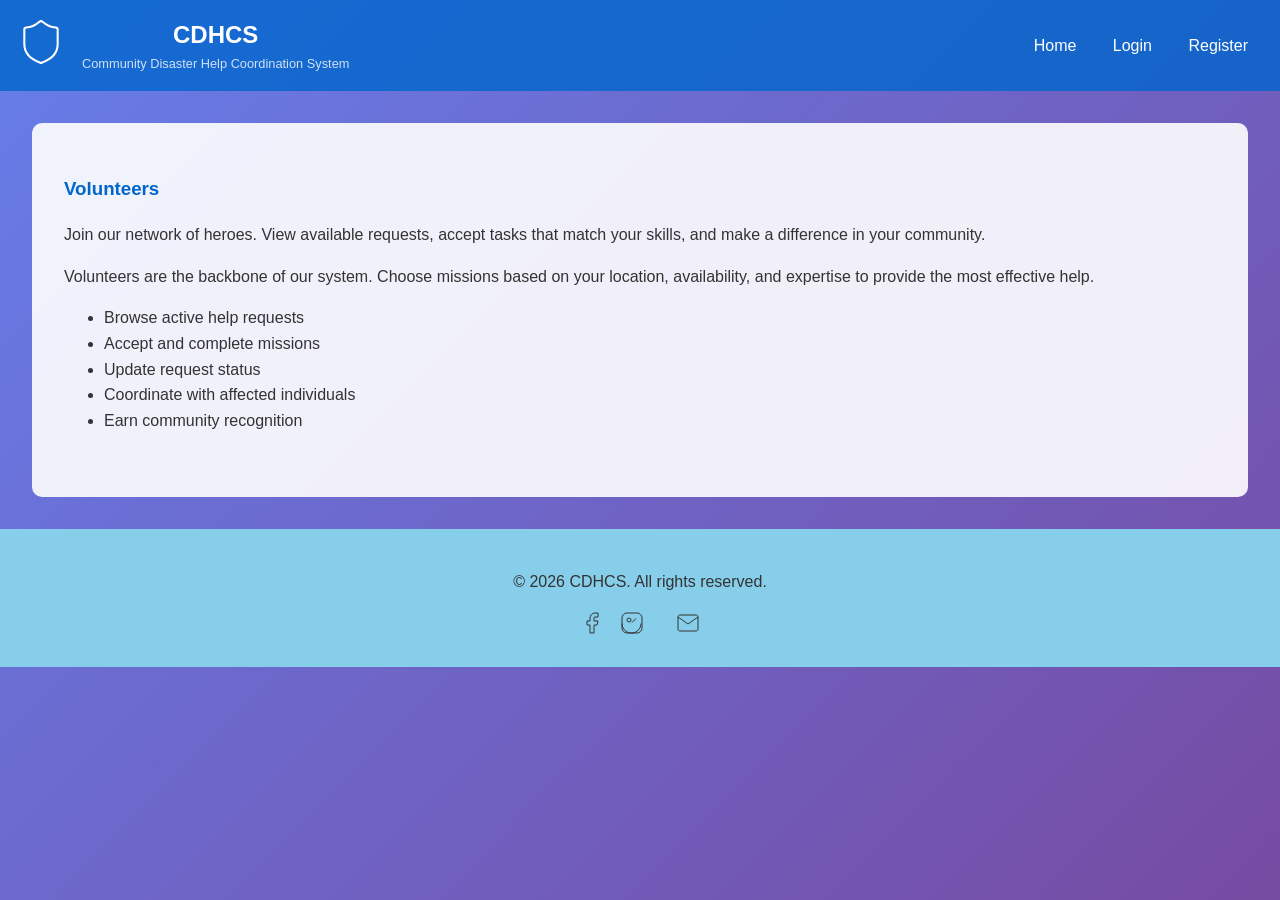
<file: public/volunteer.html>
<!DOCTYPE html>
<html lang="en">
<head>
    <meta charset="UTF-8">
    <meta name="viewport" content="width=device-width, initial-scale=1.0">
    <title>Volunteers - CDHCS</title>
    <link rel="stylesheet" href="../assets/css/style.css">
</head>
<body>
    <header>
        <div class="brand">
            <div class="logo">
                <svg xmlns="http://www.w3.org/2000/svg" width="50" height="50" viewBox="0 0 24 24" fill="none" stroke="currentColor" strokeWidth="2" strokeLinecap="round" strokeLinejoin="round">
                    <path d="M20 13c0 5-3.5 7.5-7.66 8.95a1 1 0 0 1-.67-.01C7.5 20.5 4 18 4 13V6a1 1 0 0 1 1-1c2 0 4.5-1.2 6.24-2.72a1.17 1.17 0 0 1 1.52 0C14.51 3.81 17 5 19 5a1 1 0 0 1 1 1Z"/>
                </svg>
            </div>
            <div class="title">
                <h1>CDHCS</h1>
                <p>Community Disaster Help Coordination System</p>
            </div>
        </div>
        <nav>
            <a href="index.html">Home</a>
            <a href="login.php">Login</a>
            <a href="register.php">Register</a>
        </nav>
    </header>
    <main>
        <section class="details">
            <div class="detail">
                <h3>Volunteers</h3>
                <p>Join our network of heroes. View available requests, accept tasks that match your skills, and make a difference in your community.</p>
                <p>Volunteers are the backbone of our system. Choose missions based on your location, availability, and expertise to provide the most effective help.</p>
                <ul>
                    <li>Browse active help requests</li>
                    <li>Accept and complete missions</li>
                    <li>Update request status</li>
                    <li>Coordinate with affected individuals</li>
                    <li>Earn community recognition</li>
                </ul>
            </div>
        </section>
    </main>
    <footer>
        <p>&copy; 2026 CDHCS. All rights reserved.</p>
        <div class="contact">
            <a href="#" title="Facebook: fb.com/cdhcs"><svg xmlns="http://www.w3.org/2000/svg" width="24" height="24" viewBox="0 0 24 24" fill="none" stroke="currentColor" strokeWidth="2" strokeLinecap="round" strokeLinejoin="round"><path d="M18 2h-3a5 5 0 0 0-5 5v3H7v4h3v8h4v-8h3l1-4h-4V7a1 1 0 0 1 1-1h3z"/></svg></a>
            <a href="#" title="Instagram: @cdhcs"><svg xmlns="http://www.w3.org/2000/svg" width="24" height="24" viewBox="0 0 24 24" fill="none" stroke="currentColor" strokeWidth="2" strokeLinecap="round" strokeLinejoin="round"><rect width="20" height="20" x="2" y="2" rx="5" ry="5"/><path d="m12 11.5 4-4"/><circle cx="9" cy="9" r="2"/><path d="M2 12.5c0 5.2 4.3 9.5 9.5 9.5s9.5-4.3 9.5-9.5"/></svg></a>
            <span title="Phone: 01970012159><svg xmlns="http://www.w3.org/2000/svg" width="24" height="24" viewBox="0 0 24 24" fill="none" stroke="currentColor" strokeWidth="2" strokeLinecap="round" strokeLinejoin="round"><path d="M22 16.92v3a2 2 0 0 1-2.18 2 19.79 19.79 0 0 1-8.63-3.07 19.5 19.5 0 0 1-6-6 19.79 19.79 0 0 1-3.07-8.67A2 2 0 0 1 4.11 2h3a2 2 0 0 1 2 1.72 12.84 12.84 0 0 0 .7 2.81 2 2 0 0 1-.45 2.11L8.09 9.91a16 16 0 0 0 6 6l1.27-1.27a2 2 0 0 1 2.11-.45 12.84 12.84 0 0 0 2.81.7A2 2 0 0 1 22 16.92z"/></svg></span>
            <span title="Email: info@cdhcs.com"><svg xmlns="http://www.w3.org/2000/svg" width="24" height="24" viewBox="0 0 24 24" fill="none" stroke="currentColor" strokeWidth="2" strokeLinecap="round" strokeLinejoin="round"><path d="M4 4h16c1.1 0 2 .9 2 2v12c0 1.1-.9 2-2 2H4c-1.1 0-2-.9-2-2V6c0-1.1.9-2 2-2z"/><polyline points="22,6 12,13 2,6"/></svg></span>
        </div>
    </footer>
</body>
</html>
</file>
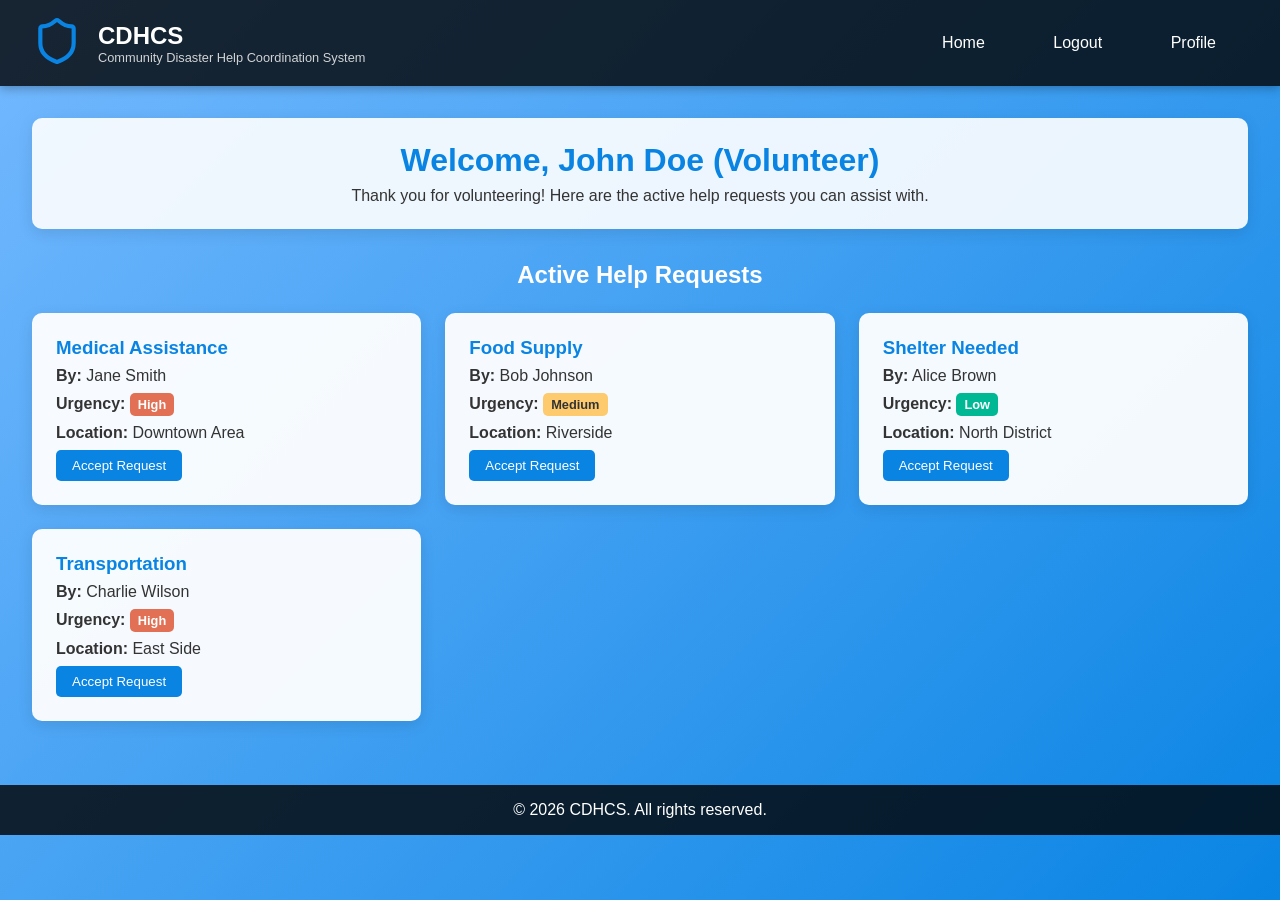
<file: public/volunteer_dashboard.html>
<!DOCTYPE html>
<html lang="en">
<head>
    <meta charset="UTF-8">
    <meta name="viewport" content="width=device-width, initial-scale=1.0">
    <title>Volunteer Dashboard - CDHCS</title>
    <style>
        * {
            margin: 0;
            padding: 0;
            box-sizing: border-box;
        }
        body {
            font-family: 'Segoe UI', Tahoma, Geneva, Verdana, sans-serif;
            background: linear-gradient(135deg, #74b9ff 0%, #0984e3 100%);
            min-height: 100vh;
            color: #333;
        }
        header {
            background: rgba(0, 0, 0, 0.8);
            color: white;
            padding: 1rem 2rem;
            display: flex;
            justify-content: space-between;
            align-items: center;
            box-shadow: 0 2px 10px rgba(0,0,0,0.3);
        }
        .brand {
            display: flex;
            align-items: center;
            gap: 1rem;
        }
        .logo svg {
            width: 50px;
            height: 50px;
            color: #0984e3;
        }
        .title h1 {
            font-size: 1.5rem;
            font-weight: bold;
        }
        .title p {
            font-size: 0.8rem;
            opacity: 0.8;
        }
        nav a {
            color: white;
            text-decoration: none;
            margin: 0 1rem;
            padding: 0.5rem 1rem;
            border-radius: 5px;
            transition: background 0.3s;
        }
        nav a:hover {
            background: rgba(255, 255, 255, 0.2);
        }
        main {
            padding: 2rem;
        }
        .welcome {
            text-align: center;
            margin-bottom: 2rem;
            background: rgba(255, 255, 255, 0.9);
            padding: 1.5rem;
            border-radius: 10px;
            box-shadow: 0 4px 15px rgba(0,0,0,0.1);
        }
        .welcome h1 {
            color: #0984e3;
            margin-bottom: 0.5rem;
        }
        .requests-section h2 {
            text-align: center;
            margin-bottom: 1.5rem;
            color: white;
        }
        .requests-grid {
            display: grid;
            grid-template-columns: repeat(auto-fill, minmax(300px, 1fr));
            gap: 1.5rem;
        }
        .request-card {
            background: rgba(255, 255, 255, 0.95);
            border-radius: 10px;
            padding: 1.5rem;
            box-shadow: 0 4px 15px rgba(0,0,0,0.1);
            transition: transform 0.3s, box-shadow 0.3s;
        }
        .request-card:hover {
            transform: translateY(-5px);
            box-shadow: 0 8px 25px rgba(0,0,0,0.2);
        }
        .request-card h3 {
            color: #0984e3;
            margin-bottom: 0.5rem;
        }
        .request-card p {
            margin-bottom: 0.5rem;
        }
        .urgency {
            display: inline-block;
            padding: 0.25rem 0.5rem;
            border-radius: 5px;
            font-size: 0.8rem;
            font-weight: bold;
        }
        .urgency.high { background: #e17055; color: white; }
        .urgency.medium { background: #fdcb6e; color: #333; }
        .urgency.low { background: #00b894; color: white; }
        .accept-btn {
            background: #0984e3;
            color: white;
            border: none;
            padding: 0.5rem 1rem;
            border-radius: 5px;
            cursor: pointer;
            transition: background 0.3s;
        }
        .accept-btn:hover {
            background: #74b9ff;
        }
        footer {
            text-align: center;
            padding: 1rem;
            background: rgba(0, 0, 0, 0.8);
            color: white;
            margin-top: 2rem;
        }
        @media (max-width: 768px) {
            header {
                flex-direction: column;
                text-align: center;
            }
            .brand {
                margin-bottom: 1rem;
            }
            nav {
                margin-top: 1rem;
            }
            .requests-grid {
                grid-template-columns: 1fr;
            }
        }
    </style>
</head>
<body>
    <header>
        <div class="brand">
            <div class="logo">
                <svg xmlns="http://www.w3.org/2000/svg" viewBox="0 0 24 24" fill="none" stroke="currentColor" stroke-width="2" stroke-linecap="round" stroke-linejoin="round">
                    <path d="M20 13c0 5-3.5 7.5-7.66 8.95a1 1 0 0 1-.67-.01C7.5 20.5 4 18 4 13V6a1 1 0 0 1 1-1c2 0 4.5-1.2 6.24-2.72a1.17 1.17 0 0 1 1.52 0C14.51 3.81 17 5 19 5a1 1 0 0 1 1 1Z"/>
                </svg>
            </div>
            <div class="title">
                <h1>CDHCS</h1>
                <p>Community Disaster Help Coordination System</p>
            </div>
        </div>
        <nav>
            <a href="index.html">Home</a>
            <a href="/logout">Logout</a>
            <a href="/profile">Profile</a>
        </nav>
    </header>
    <main>
        <div class="welcome">
            <h1>Welcome, John Doe (Volunteer)</h1>
            <p>Thank you for volunteering! Here are the active help requests you can assist with.</p>
        </div>
        <section class="requests-section">
            <h2>Active Help Requests</h2>
            <div class="requests-grid">
                <div class="request-card">
                    <h3>Medical Assistance</h3>
                    <p><strong>By:</strong> Jane Smith</p>
                    <p><strong>Urgency:</strong> <span class="urgency high">High</span></p>
                    <p><strong>Location:</strong> Downtown Area</p>
                    <button class="accept-btn" data-id="1">Accept Request</button>
                </div>
                <div class="request-card">
                    <h3>Food Supply</h3>
                    <p><strong>By:</strong> Bob Johnson</p>
                    <p><strong>Urgency:</strong> <span class="urgency medium">Medium</span></p>
                    <p><strong>Location:</strong> Riverside</p>
                    <button class="accept-btn" data-id="2">Accept Request</button>
                </div>
                <div class="request-card">
                    <h3>Shelter Needed</h3>
                    <p><strong>By:</strong> Alice Brown</p>
                    <p><strong>Urgency:</strong> <span class="urgency low">Low</span></p>
                    <p><strong>Location:</strong> North District</p>
                    <button class="accept-btn" data-id="3">Accept Request</button>
                </div>
                <div class="request-card">
                    <h3>Transportation</h3>
                    <p><strong>By:</strong> Charlie Wilson</p>
                    <p><strong>Urgency:</strong> <span class="urgency high">High</span></p>
                    <p><strong>Location:</strong> East Side</p>
                    <button class="accept-btn" data-id="4">Accept Request</button>
                </div>
            </div>
        </section>
    </main>
    <footer>
        <p>&copy; 2026 CDHCS. All rights reserved.</p>
    </footer>
    <script src="../assets/js/ajax.js"></script>
</body>
</html>
</file>
<file: assets/css/style.css>
html {
    scroll-behavior: smooth;
}

body {
    font-family: Arial, sans-serif;
    margin: 0;
    padding: 0;
    line-height: 1.6;
    background: linear-gradient(135deg, #667eea 0%, #764ba2 100%);
    min-height: 100vh;
    color: #333;
}

header {
    background: rgba(0, 102, 204, 0.8);
    color: white;
    padding: 1rem;
    text-align: center;
    display: flex;
    justify-content: space-between;
    align-items: center;
}

.brand {
    display: flex;
    align-items: center;
    gap: 1rem;
}

.logo svg {
    color: white;
}

.title h1 {
    margin: 0;
    font-size: 1.5rem;
    font-weight: bold;
}

.title p {
    margin: 0;
    font-size: 0.8rem;
    opacity: 0.8;
}

nav a {
    color: white;
    margin: 0 1rem;
    text-decoration: none;
    transition: background 0.3s;
}

nav a:hover {
    background: rgba(255, 255, 255, 0.2);
    border-radius: 5px;
    padding: 0.5rem;
}

.hero {
    padding: 2rem;
    text-align: center;
    background: rgba(244, 244, 244, 0.9);
    border-radius: 10px;
    margin: 2rem;
}

.features {
    display: flex;
    justify-content: space-around;
    padding: 2rem;
}

.feature {
    flex: 1;
    margin: 0 1rem;
    padding: 1rem;
    background: rgba(255, 255, 255, 0.9);
    border: 1px solid #ddd;
    border-radius: 5px;
    transition: transform 0.3s;
}

.feature:hover {
    transform: scale(1.05);
    box-shadow: 0 4px 8px rgba(0, 0, 0, 0.2);
}

footer {
    text-align: center;
    padding: 1.5rem;
    background: skyblue;
    color: #333;
}

.contact {
    display: flex;
    justify-content: center;
    margin-top: 1rem;
}

.contact a, .contact span {
    margin: 0 0.5rem;
    color: #333;
    transition: transform 0.3s;
}

.contact a:hover, .contact span:hover {
    transform: scale(1.1);
}

.details {
    padding: 2rem;
    background: rgba(255, 255, 255, 0.9);
    margin: 2rem;
    border-radius: 10px;
}

.detail {
    margin-bottom: 2rem;
}

.detail h3 {
    color: #0066cc;
}

.learn-more {
    display: inline-block;
    margin-top: 1rem;
    color: #0066cc;
    text-decoration: none;
    font-weight: bold;
    transition: color 0.3s;
}

.learn-more:hover {
    text-decoration: underline;
    color: #004499;
}
</file>
